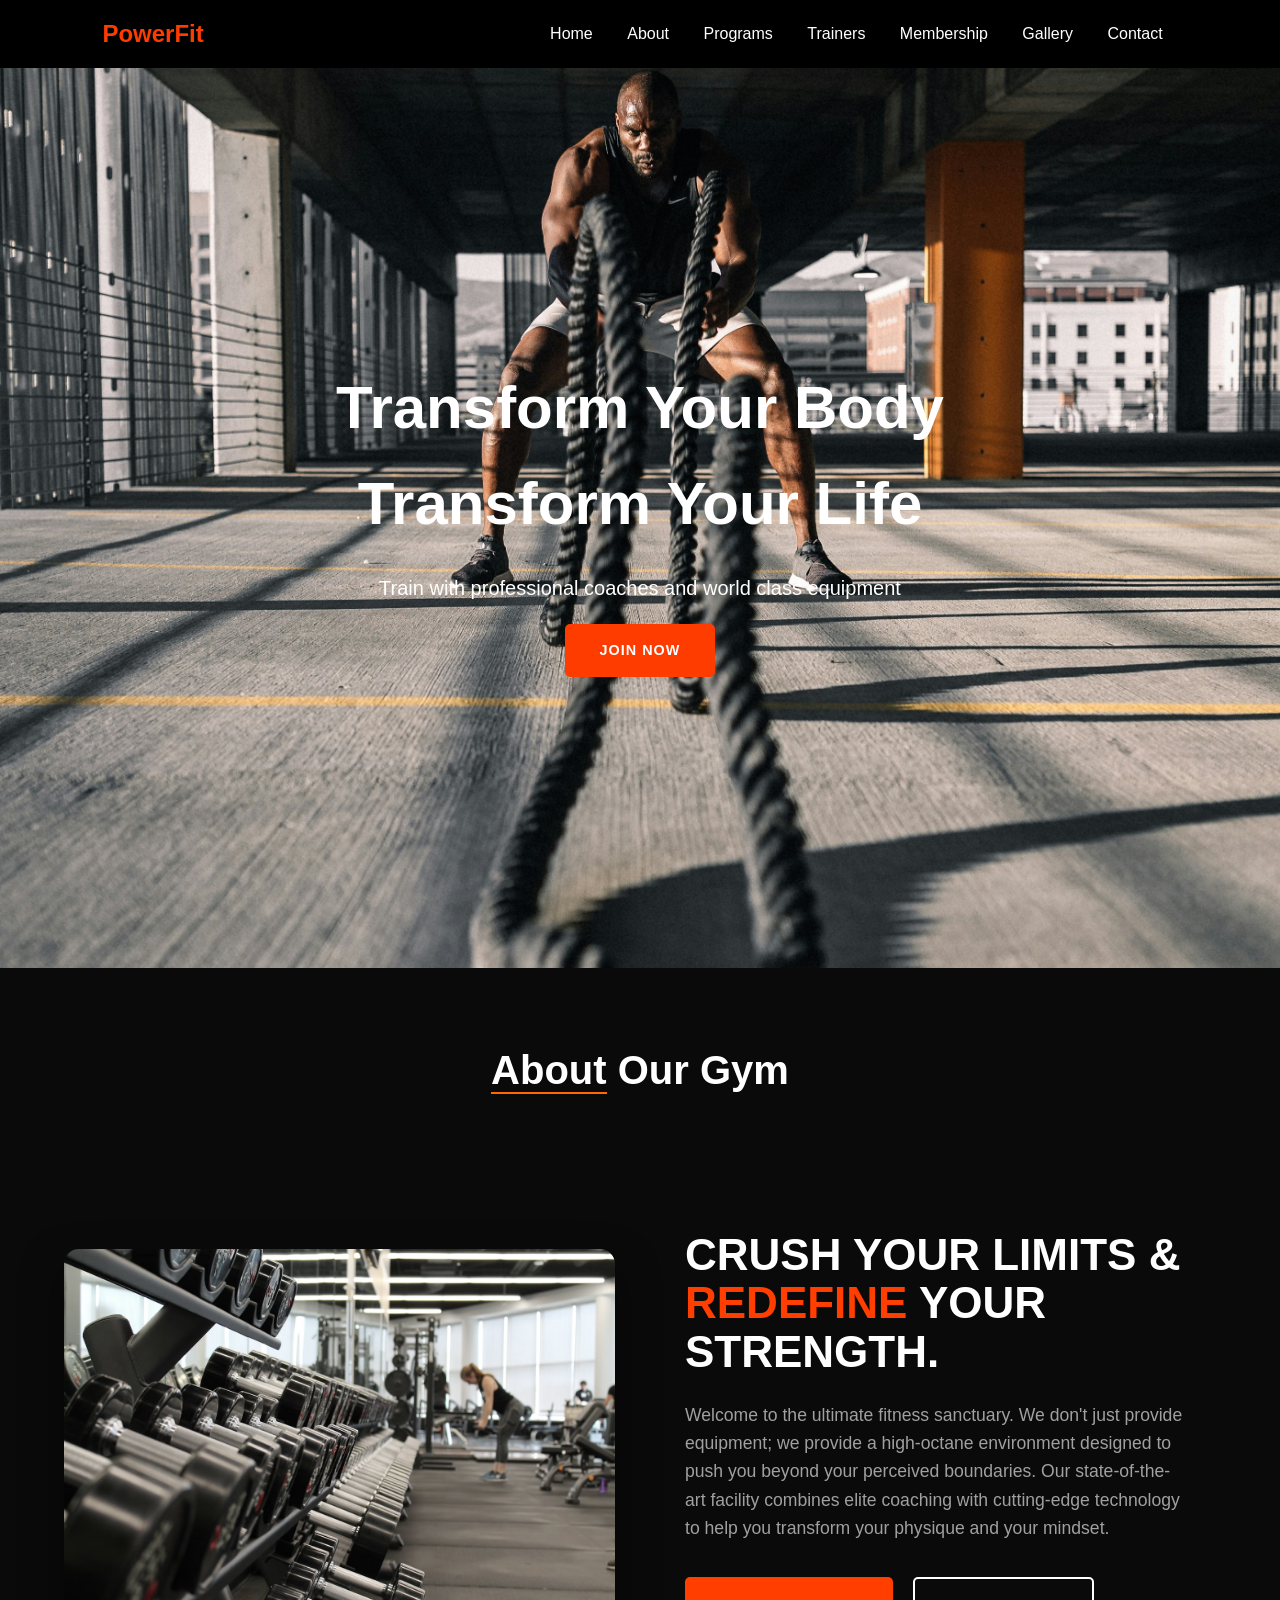
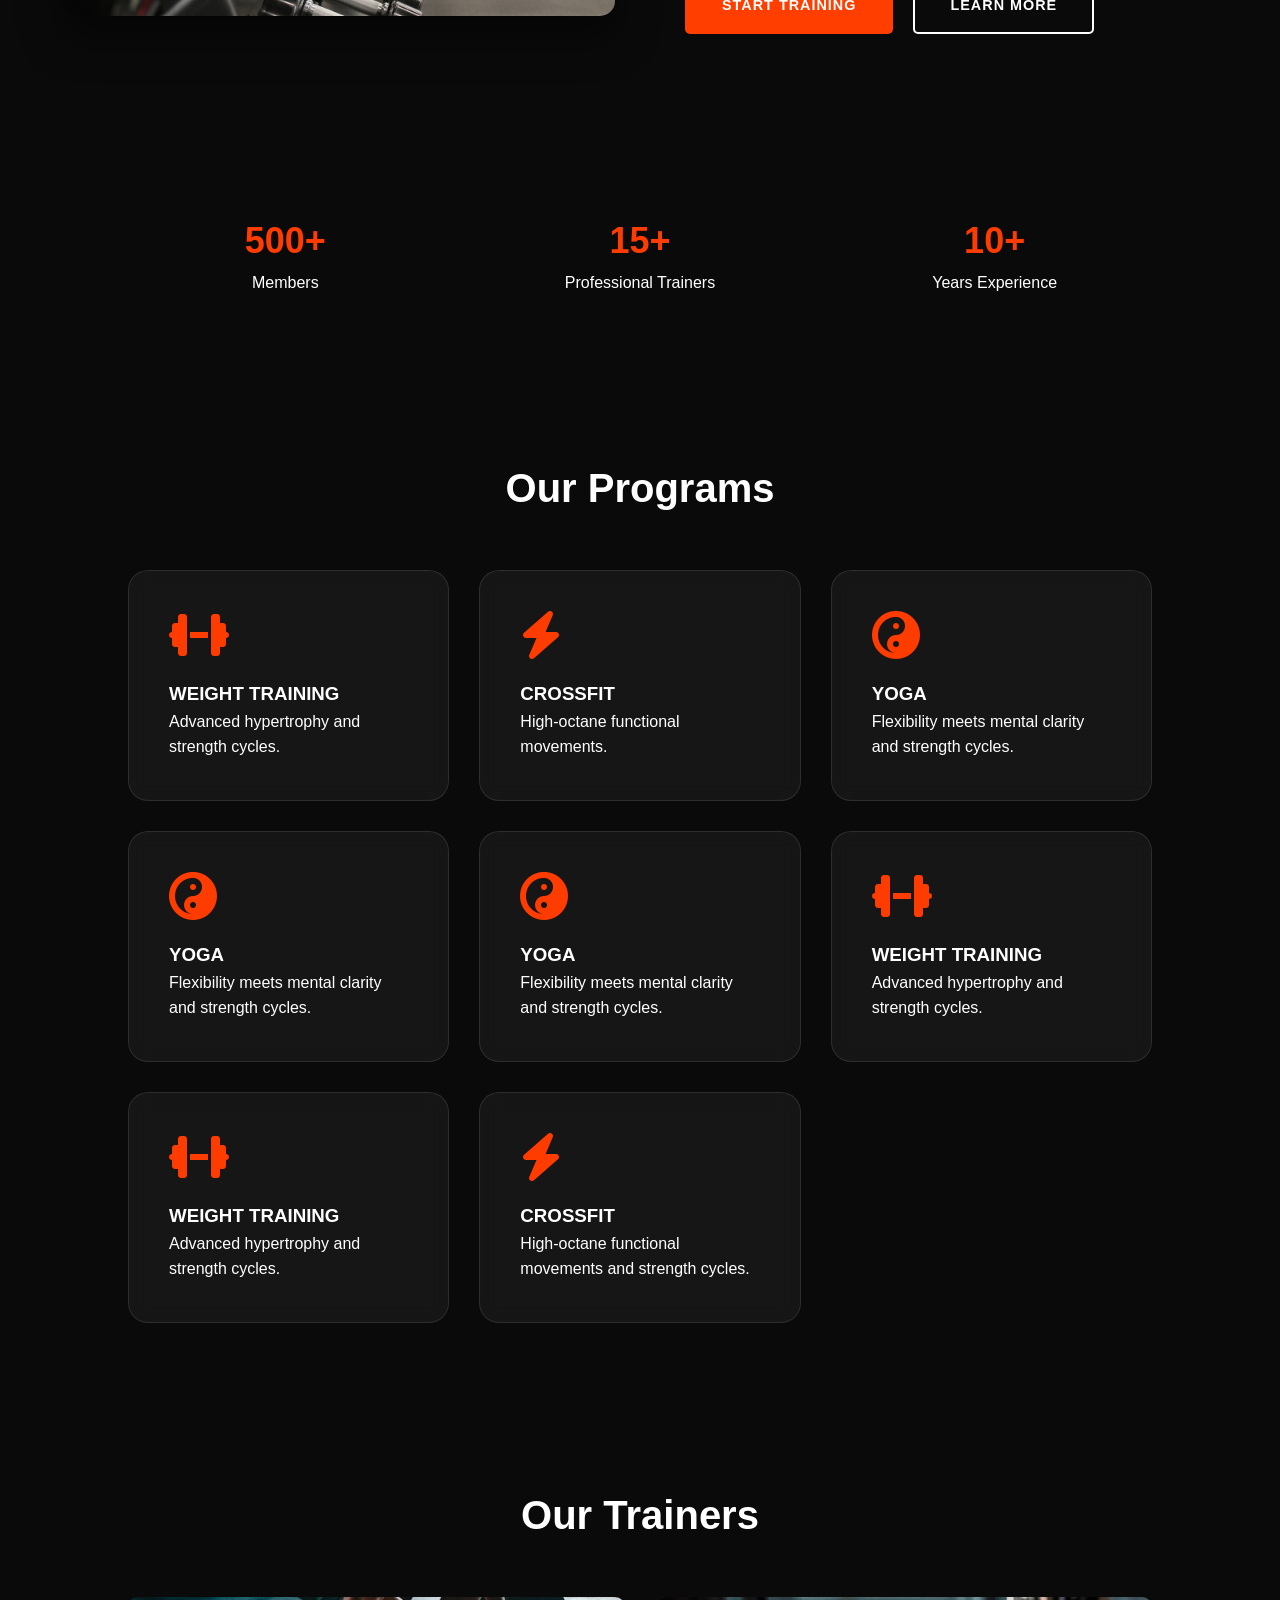
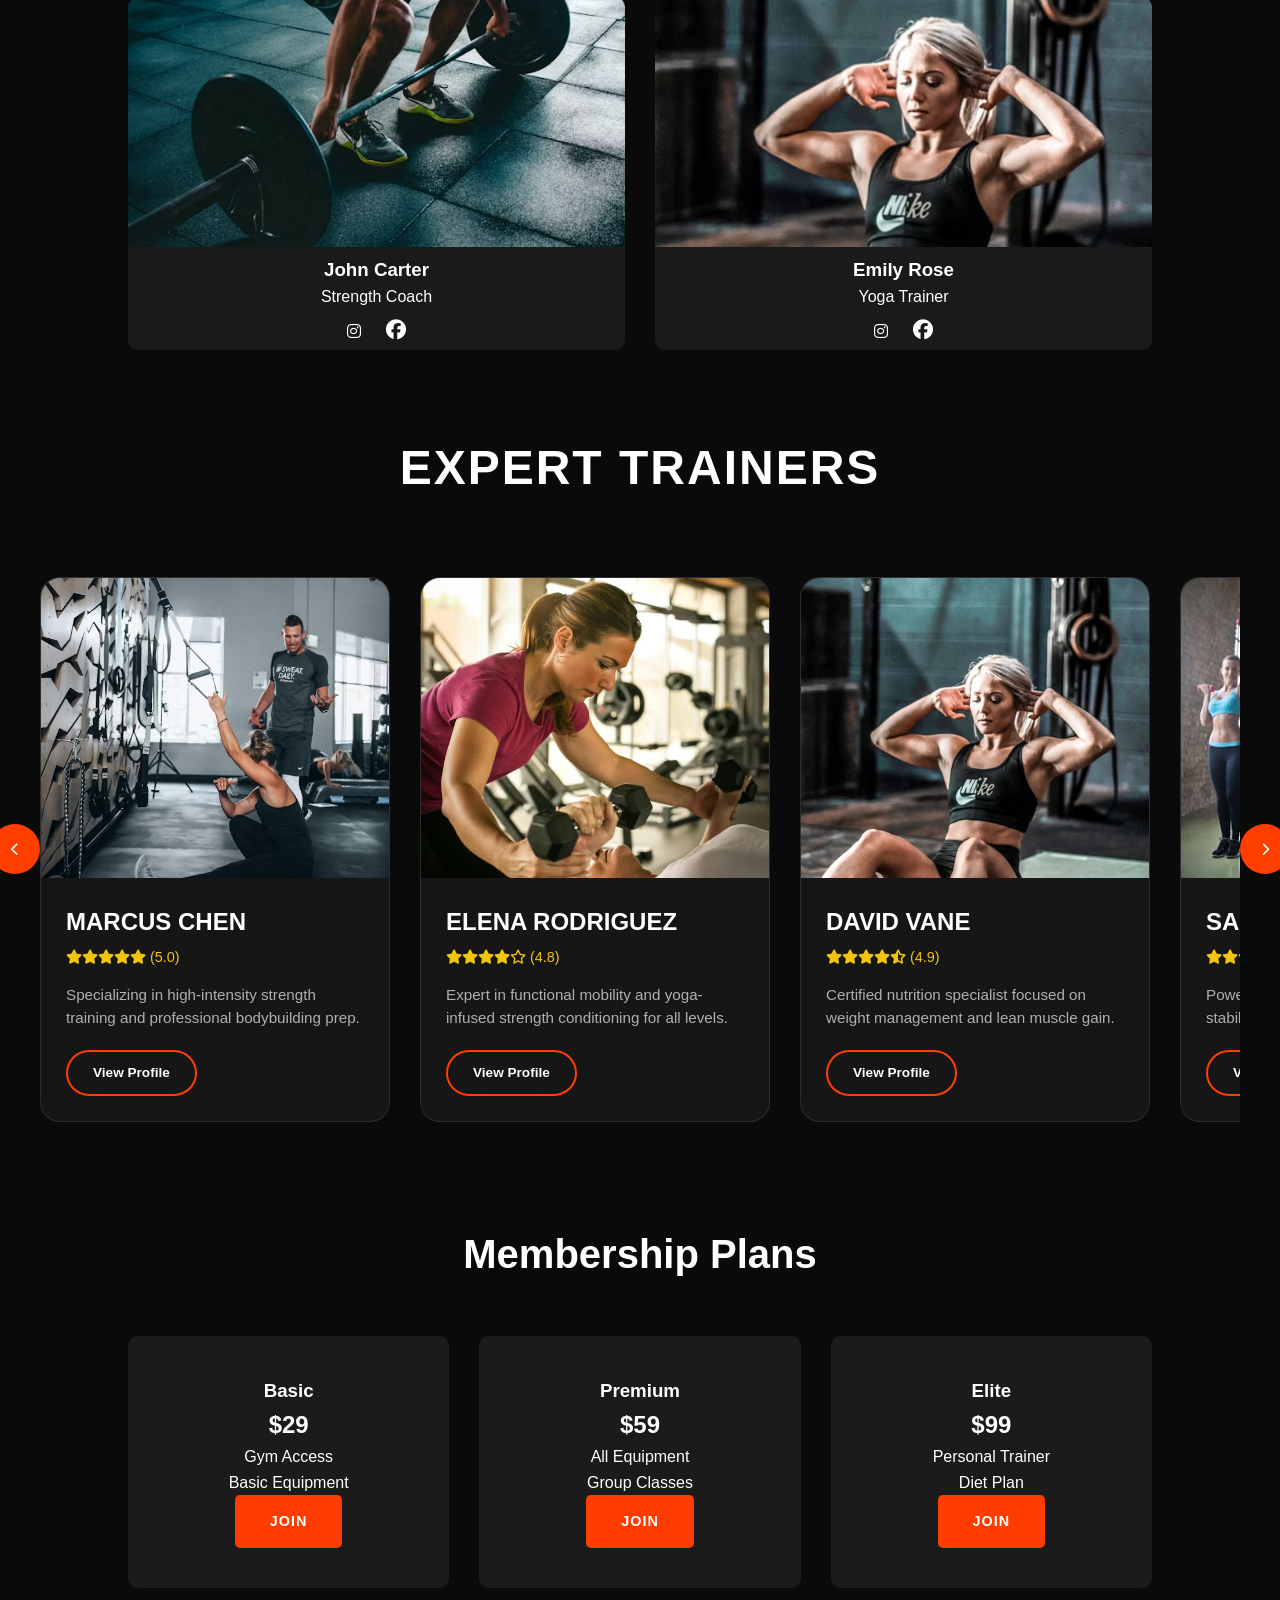
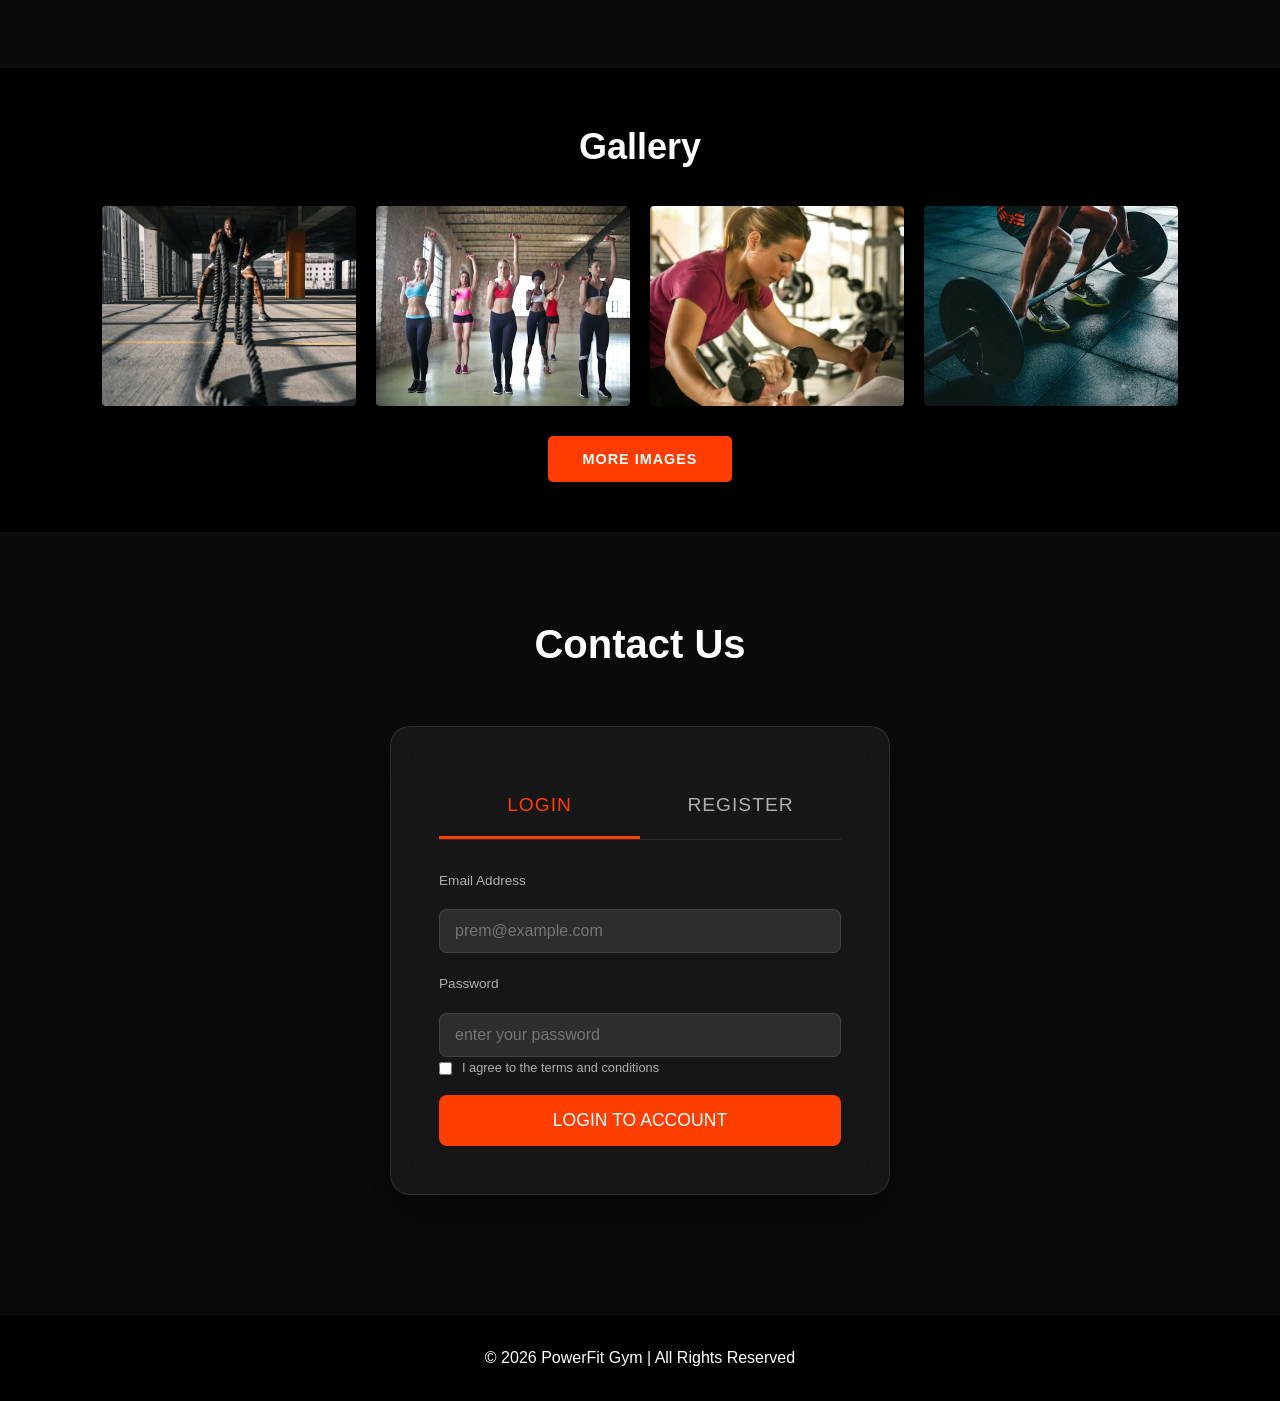
<file: index.html>
<!DOCTYPE html>
<html lang="en">

<head>
    <meta charset="UTF-8">
    <meta name="viewport" content="width=device-width, initial-scale=1.0">
    <title>PowerFit Gym</title>
    <link rel="stylesheet" href="style.css">
    <link rel="stylesheet" href="https://cdnjs.cloudflare.com/ajax/libs/font-awesome/6.5.0/css/all.min.css">
    <script src="script.js" defer></script>
    <style>

    </style>
</head>

<body>

    <header>
        <div class="logo">PowerFit</div>

        <input type="checkbox" id="menu-bar">

        <label for="menu-bar" class="hamburger">
            <span></span>
            <span></span>
            <span></span>
        </label>

        <nav>
            <a href="#">Home</a>
            <a href="#about">About</a>
            <a href="#programs">Programs</a>
            <a href="#trainers">Trainers</a>
            <a href="#membership">Membership</a>
            <a href="#gallery">Gallery</a>
            <a href="#contact">Contact</a>
        </nav>
    </header>



    <section class="hero">

        <div>
            <h1>Transform Your Body</span><br>Transform Your Life</h1>
            <p>Train with professional coaches and world class equipment</p>
            <a href="#contact" class="btn">Join Now</a>
        </div>

    </section>

    <!-- about section -->

    <h2 class="title about-mm"><span>About</span> Our Gym</h2>

    <section class="about-section" id="about">

        <div class="container">
            <div class="about-image">
                <img src="img/about.jpg" alt="Modern Gym Interior">
            </div>

            <div class="about-content">
                <!-- <span class="section-title">About Our Gym</span> -->
                <h2 class="sub-heading">Crush Your Limits & <span>Redefine</span> Your Strength.</h2>

                <p class="description">
                    Welcome to the ultimate fitness sanctuary. We don't just provide equipment; we provide a high-octane
                    environment designed to push you beyond your perceived boundaries. Our state-of-the-art facility
                    combines elite coaching with cutting-edge technology to help you transform your physique and your
                    mindset.
                </p>

                <div class="btn-group">
                    <a href="#" class="btn btn-primary">Start Training</a>
                    <a href="#" class="btn btn-secondary">Learn More</a>
                </div>
            </div>
        </div>
    </section>

    <section class="my-about">
        <div class="about-container">

            <div>
                <h1 class="counter">500+</h1>
                <p>Members</p>
            </div>

            <div>
                <h1 class="counter">15+</h1>
                <p>Professional Trainers</p>
            </div>

            <div>
                <h1 class="counter">10+</h1>
                <p>Years Experience</p>
            </div>

        </div>
    </section>


    <section id="programs">
        <h2 class="title">Our Programs</h2>

        <div class="programs">

            <a class="pro-card" href="pop.html">
                <div class="tilt-card" data-tilt>
                    <i class="fas fa-dumbbell"></i>
                    <h3>WEIGHT TRAINING</h3>
                    <p>Advanced hypertrophy and strength cycles.</p>
                </div>
            </a>


            <a class="pro-card" href="pop.html">
                <div class="tilt-card" data-tilt>
                    <i class="fas fa-bolt"></i>
                    <h3>CROSSFIT</h3>
                    <p>High-octane functional movements.</p>
                </div>
            </a>

            <a class="pro-card" href="pop.html">

                <div class="tilt-card" data-tilt>
                    <i class="fas fa-yin-yang"></i>
                    <h3>YOGA</h3>
                    <p>Flexibility meets mental clarity and strength cycles.</p>
                </div>
            </a>


            <a class="pro-card" href="pop.html">

                <div class="tilt-card" data-tilt>
                    <i class="fas fa-yin-yang"></i>
                    <h3>YOGA</h3>
                    <p>Flexibility meets mental clarity and strength cycles.</p>
                </div>
            </a>


            <a class="pro-card" href="pop.html">

                <div class="tilt-card" data-tilt>
                    <i class="fas fa-yin-yang"></i>
                    <h3>YOGA</h3>
                    <p>Flexibility meets mental clarity and strength cycles.</p>
                </div>
            </a>


            <a class="pro-card" href="pop.html">

                <div class="tilt-card" data-tilt>
                    <i class="fas fa-dumbbell"></i>
                    <h3>WEIGHT TRAINING</h3>
                    <p>Advanced hypertrophy and strength cycles.</p>
                </div>
            </a>

            <a class="pro-card" href="pop.html">

                <div class="tilt-card" data-tilt>
                    <i class="fas fa-dumbbell"></i>
                    <h3>WEIGHT TRAINING</h3>
                    <p>Advanced hypertrophy and strength cycles.</p>
                </div>
            </a>
            <a class="pro-card" href="pop.html">

                <div class="tilt-card" data-tilt>
                    <i class="fas fa-bolt"></i>
                    <h3>CROSSFIT</h3>
                    <p>High-octane functional movements and strength cycles.</p>
                </div>
            </a>

        </div>

    </section>

    <!-- about finished -->


    <!-- snipts add trainers section -->

    <section id="trainers">

        <h2 class="title">Our Trainers</h2>

        <div class="trainers">

            <div class="trainer">
                <img src="img/1jpg.avif">
                <h3>John Carter</h3>
                <p>Strength Coach</p>
                <div class="social">
                    <a href="https://www.instagram.com/"><i class="fab fa-instagram"></i></a>
                    <a href="https://www.facebook.com/"><i class="fab fa-facebook"></i></a>
                </div>
            </div>

            <div class="trainer">
                <img src="img/2.avif">
                <h3>Emily Rose</h3>
                <p>Yoga Trainer</p>
                <div class="social">
                    <a href="https://www.instagram.com/"><i class="fab fa-instagram"></i></a>
                    <a href="https://www.facebook.com/"><i class="fab fa-facebook"></i></a>
                </div>
            </div>

        </div>

    </section>

    <!-- trainer section -->
    <div class="section-header">
        <h2>Expert Trainers</h2>
    </div>

    <div class="slider-wrapper">
        <button class="nav-btn prev" onclick="scrollSlider(-1)"><i class="fas fa-chevron-left"></i></button>

        <div class="trainer-slider" id="trainerSlider">
            <div class="trainer-card">
                <div class="image-box">
                    <img src="img/img1.jpg" alt="Trainer">
                </div>
                <div class="info-box">
                    <h3 class="trainer-name">Marcus Chen</h3>
                    <div class="rating">
                        <i class="fas fa-star"></i><i class="fas fa-star"></i><i class="fas fa-star"></i><i
                            class="fas fa-star"></i><i class="fas fa-star"></i>
                        <span>(5.0)</span>
                    </div>
                    <p class="trainer-bio">Specializing in high-intensity strength training and professional
                        bodybuilding prep.</p>
                    <a href="#" class="btn-view">View Profile</a>
                </div>
            </div>

            <div class="trainer-card">
                <div class="image-box">
                    <img src="img/img2.jpg" alt="Trainer">
                </div>
                <div class="info-box">
                    <h3 class="trainer-name">Elena Rodriguez</h3>
                    <div class="rating">
                        <i class="fas fa-star"></i><i class="fas fa-star"></i><i class="fas fa-star"></i><i
                            class="fas fa-star"></i><i class="far fa-star"></i>
                        <span>(4.8)</span>
                    </div>
                    <p class="trainer-bio">Expert in functional mobility and yoga-infused strength conditioning for all
                        levels.</p>
                    <a href="#" class="btn-view">View Profile</a>
                </div>
            </div>

            <div class="trainer-card">
                <div class="image-box">
                    <img src="img/2.avif" alt="Trainer">
                </div>
                <div class="info-box">
                    <h3 class="trainer-name">David Vane</h3>
                    <div class="rating">
                        <i class="fas fa-star"></i><i class="fas fa-star"></i><i class="fas fa-star"></i><i
                            class="fas fa-star"></i><i class="fas fa-star-half-alt"></i>
                        <span>(4.9)</span>
                    </div>
                    <p class="trainer-bio">Certified nutrition specialist focused on weight management and lean muscle
                        gain.</p>
                    <a href="#" class="btn-view">View Profile</a>
                </div>
            </div>

            <div class="trainer-card">
                <div class="image-box">
                    <img src="img/4.avif" alt="Trainer">
                </div>
                <div class="info-box">
                    <h3 class="trainer-name">Sarah Jenkins</h3>
                    <div class="rating">
                        <i class="fas fa-star"></i><i class="fas fa-star"></i><i class="fas fa-star"></i><i
                            class="fas fa-star"></i><i class="fas fa-star"></i>
                        <span>(5.0)</span>
                    </div>
                    <p class="trainer-bio">Powerlifting champion with a focus on core stability and explosive power
                        techniques.</p>
                    <a href="#" class="btn-view">View Profile</a>
                </div>
            </div>


            <div class="trainer-card">
                <div class="image-box">
                    <img src="img/img1.jpg" alt="Trainer">
                </div>
                <div class="info-box">
                    <h3 class="trainer-name">Marcus Chen</h3>
                    <div class="rating">
                        <i class="fas fa-star"></i><i class="fas fa-star"></i><i class="fas fa-star"></i><i
                            class="fas fa-star"></i><i class="fas fa-star"></i>
                        <span>(5.0)</span>
                    </div>
                    <p class="trainer-bio">Specializing in high-intensity strength training and professional
                        bodybuilding prep.</p>
                    <a href="#" class="btn-view">View Profile</a>
                </div>
            </div>


        </div>
        <button class="nav-btn next" onclick="scrollSlider(1)"><i class="fas fa-chevron-right"></i></button>
    </div>
    <!-- trainer section finished -->






    <section id="membership">

        <h2 class="title">Membership Plans</h2>

        <div class="plans">

            <div class="plan">
                <h3>Basic</h3>
                <h1>$29</h1>
                <p>Gym Access</p>
                <p>Basic Equipment</p>
                <a href="#contact" class="btn">Join</a>
            </div>

            <div class="plan">
                <h3>Premium</h3>
                <h1>$59</h1>
                <p>All Equipment</p>
                <p>Group Classes</p>
                <a href="#contact" class="btn">Join</a>
            </div>

            <div class="plan">
                <h3>Elite</h3>
                <h1>$99</h1>
                <p>Personal Trainer</p>
                <p>Diet Plan</p>
                <a href="#contact" class="btn">Join</a>
            </div>

        </div>

    </section>



    <section hidden>

        <h2 class="title">Gallery</h2>

        <div class="gallery">

            <img src="img/hero.jpg" alt="Gym Interior">
            <img src="img/4.avif" alt="Gym Equipment">
            <img src="img/img2.jpg" alt="Fitness Class">
            <img src="img/1jpg.avif" alt="Personal Training">

        </div>
        <div class="more-img" style="text-align: center;">
            <button class="btn" style="margin-top: 20px;">More images</button>
        </div>

    </section>


    <section id="gallery" class="gallery-section">
        <h2>Gallery</h2>

        <div class="gallery-container" id="gallery-wrapper">
            <div class="gallery-item"><img src="img/hero.jpg" alt="Gym 1"></div>
            <div class="gallery-item"><img src="img/4.avif" alt="Gym 2"></div>
            <div class="gallery-item"><img src="img/img2.jpg" alt="Gym 3"></div>
            <div class="gallery-item"><img src="img/1jpg.avif" alt="Gym 4"></div>

            <div class="gallery-item hidden"><img src="img/img1.jpg" alt="Gym 5"></div>
            <div class="gallery-item hidden"><img src="img/about.jpg" alt="Gym 6"></div>
            <div class="gallery-item hidden"><img src="img/1jpg.avif" alt="Gym 7"></div>
            <div class="gallery-item hidden"><img src="img/4.avif" alt="Gym 8"></div>

            <div class="gallery-item hidden"><img src="img/img2.jpg" alt="Gym 9"></div>
            <div class="gallery-item hidden"><img src="img/hero.jpg" alt="Gym 10"></div>
            <div class="gallery-item hidden"><img src="img/1jpg.avif" alt="Gym 11"></div>
            <div class="gallery-item hidden"><img src="img/4.avif" alt="Gym 12"></div>


            <div class="gallery-item hidden"><img src="img/img2.jpg" alt="Gym 9"></div>
            <div class="gallery-item hidden"><img src="img/hero.jpg" alt="Gym 10"></div>
            <div class="gallery-item hidden"><img src="img/1jpg.avif" alt="Gym 11"></div>
            <div class="gallery-item hidden"><img src="img/4.avif" alt="Gym 12"></div>

            <div class="gallery-item hidden"><img src="img/img2.jpg" alt="Gym 9"></div>
            <div class="gallery-item hidden"><img src="img/hero.jpg" alt="Gym 10"></div>
            <div class="gallery-item hidden"><img src="img/1jpg.avif" alt="Gym 11"></div>
            <div class="gallery-item hidden"><img src="img/4.avif" alt="Gym 12"></div>
        </div>

        <button id="load-more-btn" class="btn">MORE IMAGES</button>
    </section>




    <!-- form  -->

    <section class="form-container" id="contact">

        <h2 class="title">Contact Us</h2>

        <div class="form-wrapper">
            <div class="form-tabs">
                <div class="tab active" onclick="switchTab('login')">Login</div>
                <div class="tab" onclick="switchTab('register')">Register</div>
            </div>

            <!-- <form id="loginForm" class="form-content active" onsubmit="handleLogin(event)"> -->
            <form id="loginForm" class="form-content active" method="POST" action="">

                <div class="input-group">
                    <label>Email Address</label>
                    <input type="email" placeholder="prem@example.com" name="email" required>
                </div>
                <div class="input-group">
                    <label>Password</label>
                    <input type="password" placeholder="enter your password" name="pass" required>
                </div>

                <div class="checkbox-group">
                    <input type="checkbox" id="remember" required name="checkbox">
                    <label for="remember">I agree to the terms and conditions</label>
                </div>
                <button type="submit" class="submit-btn" name="login_user">Login to Account</button>

            </form>

            <!-- <form method="POST" id="registerForm" class="form-content" onsubmit="handleRegister(event)"> -->
            <form id="registerForm" class="form-content" method="POST" action="">
                <div class="grid-row">
                    <div class="input-group">
                        <label>Name</label>
                        <input type="text" placeholder="Full Name" name="username" required>
                    </div>
                    <div class="input-group">
                        <label>Email</label>
                        <input type="email" placeholder="Email" name="email" required>
                    </div>
                </div>
                <div class="input-group">
                    <label>Passwore</label>
                    <input type="password" placeholder="Password" name="pass" required>
                </div>

                <div class="input-group">
                    <label>Gender</label>
                    <select required class="ls" name="gender">
                        <option value="">Select Method</option>
                        <option value="male">Male</option>
                        <option value="female">Female</option>
                        <option value="other">Other</option>
                    </select>
                </div>



                <div class="grid-row">
                    <div class="input-group">
                        <label>Membership Plan</label>
                        <select required class="ls" name="plan">
                            <option value="">Select Plan</option>
                            <option value="monthly">Monthly Plan</option>
                            <option value="yearly">Yearly Plan</option>
                        </select>
                    </div>
                    <div class="input-group">
                        <label>Payment Method</label>
                        <select required class="ls" name="payment">
                            <option value="">Select Method</option>
                            <option value="card">Credit Card</option>
                            <option value="upi">UPI / Digital Wallet</option>
                            <option value="cash">Bank Transfer</option>
                        </select>
                    </div>
                </div>
                <div class="input-group">
                    <label>Preferred Payment Date</label>
                    <input type="date" required name="date">
                </div>

                <div class="input-group">
                    <label>Address</label>
                    <input type="text" placeholder="your address" name="address" required>
                </div>

                <!-- <div hidden class="input-group">
                    <label>Medical Conditions (if any)</label>
                    <textarea rows="2" placeholder="Describe briefly..."></textarea>
                </div> -->
                <button type="submit" name="register_user" class="submit-btn">Complete Registration</button>
            </form>
        </div>

    </section>

    <!-- form finished -->


    <footer>
        <p>© 2026 PowerFit Gym | All Rights Reserved</p>
    </footer>

</body>

</html>
</file>
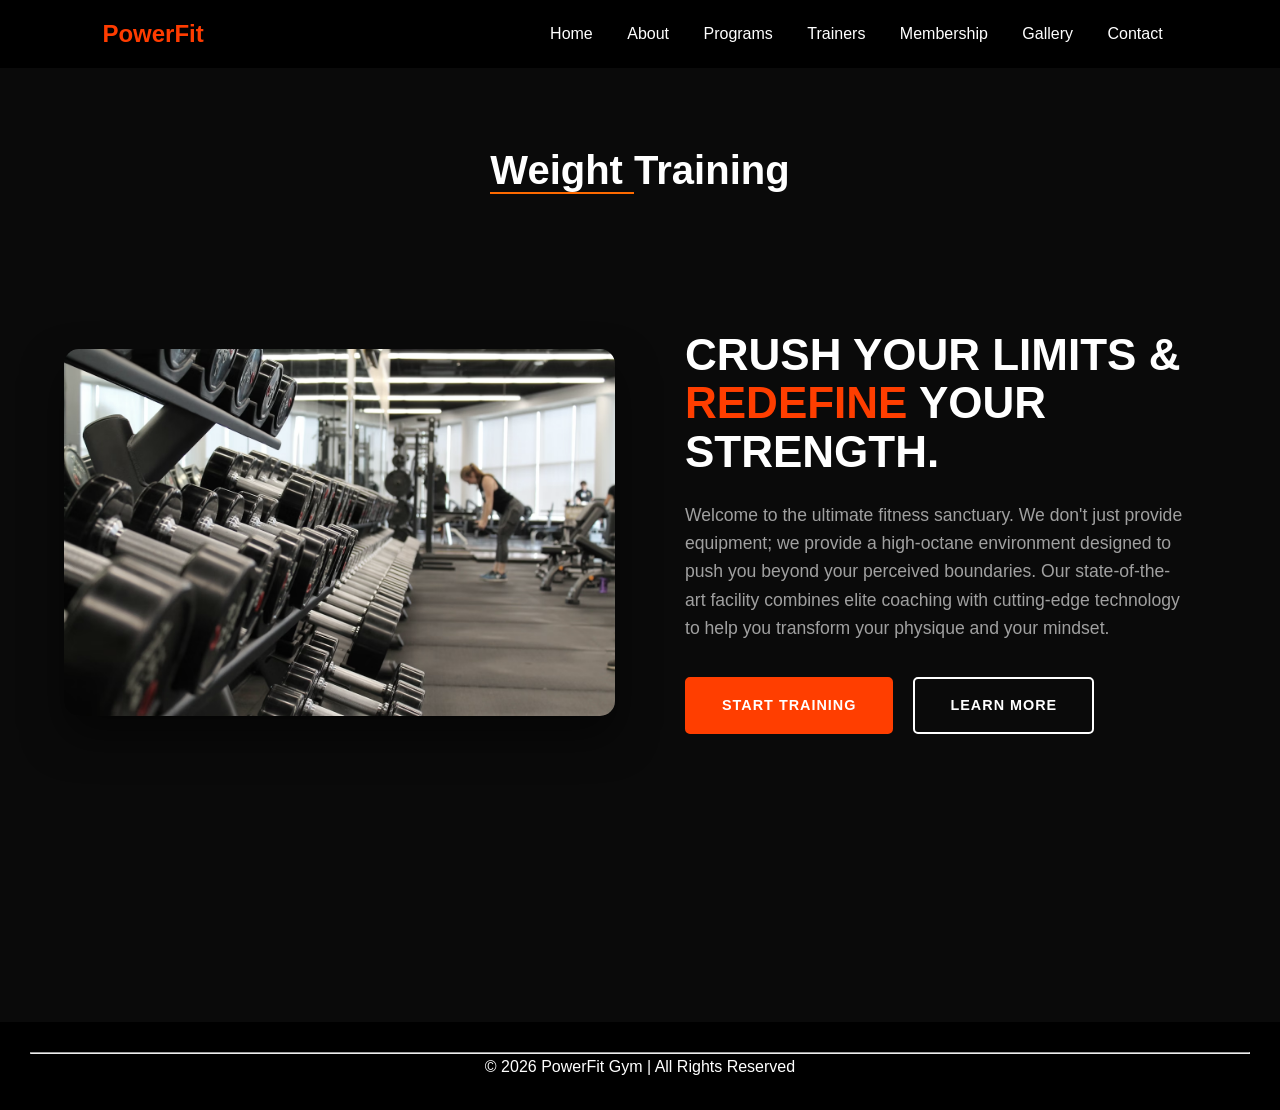
<file: pop.html>
<!DOCTYPE html>
<html lang="en">

<head>
    <meta charset="UTF-8">
    <meta name="viewport" content="width=device-width, initial-scale=1.0">
    <title>Weight Training Gym</title>
    <link rel="stylesheet" href="style.css">
</head>

<body>


<header>
        <div class="logo">PowerFit</div>

        <input type="checkbox" id="menu-bar">
        
        <label for="menu-bar" class="hamburger">
            <span></span>
            <span></span>
            <span></span>
        </label>

        <nav>
            <a href="index.html">Home</a>
            <a href="#about">About</a>
            <a href="index.html#programs">Programs</a>
            <a href="index.html#trainers">Trainers</a>
            <a href="index.html#membership">Membership</a>
            <a href="index.html#gallery">Gallery</a>
            <a href="index.html#contact">Contact</a>
        </nav>
    </header>



    <h2 class="title about-mm"><span>Weight </span>Training</h2>
    <section class="about-section" id="about">

        <div class="container">
            <div class="about-image">
                <img src="img/about.jpg" alt="Modern Gym Interior">
            </div>

            <div class="about-content">
                <!-- <span class="section-title">About Our Gym</span> -->
                <h2 class="sub-heading">Crush Your Limits & <span>Redefine</span> Your Strength.</h2>

                <p class="description">
                    Welcome to the ultimate fitness sanctuary. We don't just provide equipment; we provide a high-octane
                    environment designed to push you beyond your perceived boundaries. Our state-of-the-art facility
                    combines elite coaching with cutting-edge technology to help you transform your physique and your
                    mindset.
                </p>

                <div class="btn-group">
                    <a href="#" class="btn btn-primary">Start Training</a>
                    <a href="#" class="btn btn-secondary">Learn More</a>
                </div>
            </div>
        </div>
    </section>


    <footer>
        <hr>
        <p>© 2026 PowerFit Gym | All Rights Reserved</p>
    </footer>

</body>

</html>
</file>
<file: style.css>
:root {
          /* Dark Theme (Default) */
          --bg: #050505;
          --text: #ffffff;
          --accent: #ff3c00;
          /* Neon Cyan */
          --accent-secondary: #0066ff;
          --card-bg: rgba(255, 255, 255, 0.03);
          --card-border: rgba(255, 255, 255, 0.1);
          --shadow: #ff3c00;
          --transition: all 0.4s cubic-bezier(0.165, 0.84, 0.44, 1);
      }

      [data-theme="light"] {
          --bg: #ffffff;
          --text: #0a0a0a;
          --accent: #0066ff;
          --accent-secondary: #0033aa;
          --card-bg: rgba(0, 0, 0, 0.03);
          --card-border: rgba(0, 0, 0, 0.1);
          --shadow: rgba(0, 102, 255, 0.2);
      }

      * {
          margin: 0;
          padding: 0;
          box-sizing: border-box;
          scroll-behavior: smooth;
      }

      /* 3D Tilt Cards */
      .card-grid {
          display: grid;
          grid-template-columns: repeat(auto-fit, minmax(300px, 1fr));
          gap: 30px;
          padding: 50px 8%;
      }

      .tilt-card {
          background: var(--card-bg);
          border: 1px solid var(--card-border);
          padding: 40px;
          border-radius: 20px;
          backdrop-filter: blur(10px);
          transition: var(--transition);
          transform-style: preserve-3d;

      }

      .tilt-card:hover {
          border-color: var(--accent);
          box-shadow: 0 0 20px #ff3c00;
          transform: translateY(-10px);

      }

      .tilt-card i {
          font-size: 3rem;
          color: var(--accent);
          margin-bottom: 20px;
          transform: translateZ(30px);
      }


      * {
          margin: 0;
          padding: 0;
          box-sizing: border-box;
          font-family: Arial, Helvetica, sans-serif;
          scroll-behavior: smooth;
      }

      body {
          background: #0f0f0f;
          color: white;
      }





      /* ---NAVBAR   --- */
      header {
          position: sticky;
          top: 0;
          background-color: black;
          padding: 15px 8%;
          display: flex;
          justify-content: space-between;
          align-items: center;
          z-index: 1000;
      }

      .logo {
          font-size: 24px;
          font-weight: bold;
          color: #ff3c00;
      }

      nav a {
          color: white;
          margin: 0 15px;
          text-decoration-line: none;
          transition: 0.3s;
      }

      nav a:hover {
          color: #ff3c00;
          /* border-bottom: 1px solid #FFF; */
      }



      #menu-bar {
          display: none;
          /* Hide the actual checkbox */
      }

      .hamburger {
          display: none;
          /* Hide icon on desktop */
          cursor: pointer;
          flex-direction: column;
          gap: 5px;
      }

      .hamburger span {
          width: 28px;
          height: 3px;
          background: white;
          border-radius: 2px;
          transition: 0.3s;
      }

      @media (max-width: 900px) {
          header {
              padding: 15px 20PX;
          }
      }


      /* HERO */

      .hero {
          height: 100vh;
          background: url("img/hero.jpg") center/cover no-repeat;
          display: flex;
          align-items: center;
          justify-content: center;
          text-align: center;
      }

      .hero h1 {
          font-size: 60px;
          animation: fadeIn 4s;
      }

      .hero p {
          margin: 20px 0;
          font-size: 20px;
      }

      .btn {
          padding: 15px 35px;
          background: #ff3c00;
          border: none;
          color: white;
          font-size: 18px;
          cursor: pointer;
          transition: 0.4s;
      }

      .btn:hover {
          background: #ff6a00;
          transform: scale(1.05);
      }

      /* SECTIONS */

      section {
          padding: 80px 10%;
      }

      .title {
          text-align: center;
          font-size: 40px;
          margin-bottom: 50px;
      }

      /* ABOUT */

      .about-container {
          display: grid;
          grid-template-columns: repeat(auto-fit, minmax(250px, 1fr));
          gap: 40px;
          text-align: center;
      }

      .counter {
          font-size: 36px;
          color: #ff3c00;
      }

      /* PROGRAMS */

      .programs {
          display: grid;
          grid-template-columns: repeat(auto-fit, minmax(250px, 1fr));
          gap: 30px;
      }

      .card {
          background: #1b1b1b;
          padding: 30px;
          text-align: center;
          transition: 0.4s;
          border-radius: 10px;
      }

      .card:hover {
          transform: translateY(-10px);
          box-shadow: 0 0 20px #ff3c00;
      }

      /* TRAINERS */

      .trainers {
          display: grid;
          grid-template-columns: repeat(auto-fit, minmax(250px, 1fr));
          gap: 30px;
      }

      .trainer {
          background: #1a1a1a;
          border-radius: 10px;
          overflow: hidden;
          text-align: center;
          transition: 0.4s;
      }

      .trainer img {
          width: 100%;
          height: 250px;
          object-fit: cover;
      }

      .trainer:hover {
          transform: scale(1.05);
      }

      .social i {
          margin: 10px;
          cursor: pointer;
      }

      /* MEMBERSHIP */

      .plans {
          display: grid;
          grid-template-columns: repeat(auto-fit, minmax(250px, 1fr));
          gap: 30px;
      }

      .plan {
          background: #1b1b1b;
          padding: 40px;
          text-align: center;
          border-radius: 10px;
          transition: 0.4s;
      }

      .plan:hover {
          transform: scale(1.05);
          box-shadow: 0 0 25px #ff3c00;
      }

      /* TESTIMONIALS */

      .testimonial {
          text-align: center;
          max-width: 700px;
          margin: auto;
          font-size: 20px;
      }

      /* GALLERY */

      .gallery {
          display: grid;
          grid-template-columns: repeat(auto-fit, minmax(250px, 1fr));
          gap: 20px;
      }

      .gallery img {
          width: 100%;
          height: 200px;
          object-fit: cover;
          transition: 0.4s;
      }

      .gallery img:hover {
          transform: scale(1.1);
      }



/* new gallary */
      .gallery-section {
    background: #000;
    padding: 50px 8%;
    text-align: center;
}

.gallery-section h2 {
    color: white;
    font-size: 36px;
    margin-bottom: 30px;
}

.gallery-container {
    display: grid;
    /* 4 columns on desktop, auto-adjusting for smaller screens */
    grid-template-columns: repeat(auto-fit, minmax(250px, 1fr));
    gap: 20px;
    margin-bottom: 30px;
}

.gallery-item img {
    width: 100%;
    height: 200px;
    object-fit: cover;
    border-radius: 4px;
    display: block;
         transition: 0.3s;

}
.gallery-item img:hover {
    transform: scale(1.1);
    
}


/* The magic class */
.gallery-item.hidden {
    display: none;
}







      /* CONTACT */

      form {
          display: flex;
          flex-direction: column;
          max-width: 500px;
          margin: auto;
      }

      input,
      textarea {
          margin: 10px 0;
          padding: 15px;
          border: none;
          border-radius: 5px;
      }

      /* FOOTER */

      footer {
          background: black;
          text-align: center;
          padding: 30px;
          margin-top: 40px;
      }

      /* ANIMATION */

      @keyframes fadeIn {
          0% {
              opacity: 0;
              transform: translateY(20px)
          }

          100% {
              opacity: 1;
              transform: translateY(0)
          }
      }


      /* about section   */
      :root {
          --primary-color: #ff3e00;
          /* Energetic Orange/Red */
          --dark-bg: #0a0a0a;
          --light-text: #ffffff;
          --gray-text: #a0a0a0;
          --transition: all 0.3s ease-in-out;
      }

      * {
          margin: 0;
          padding: 0;
          box-sizing: border-box;
      }

      body {
          font-family: 'Inter', sans-serif;
          background-color: var(--dark-bg);
          color: var(--light-text);
          line-height: 1.6;
      }

      /* --- About Section Styling --- */
      .about-section {
          padding: 80px 5%;
          display: flex;
          align-items: center;
          justify-content: center;
          min-height: 100vh;
          overflow: hidden;
          margin-top: -100px;
      }

      .container {
          max-width: 1200px;
          display: grid;
          grid-template-columns: 1fr 1fr;
          gap: 50px;
          align-items: center;
      }

      /* Image Side */
      .about-image {
          position: relative;
          border-radius: 15px;
          overflow: hidden;
          box-shadow: 0 20px 40px rgba(0, 0, 0, 0.5);
      }

      .about-image img {
          width: 100%;
          display: block;
          transition: var(--transition);
          filter: grayscale(30%);
      }

      .about-image:hover img {
          transform: scale(1.05);
          filter: grayscale(0%);
      }

      /* Content Side */
      .about-content {
          padding: 20px;
      }

      .section-title {
          font-family: 'Oswald', sans-serif;
          font-size: 1.2rem;
          color: var(--primary-color);
          text-transform: uppercase;
          letter-spacing: 3px;
          margin-bottom: 10px;
          display: block;
      }

      .sub-heading {
          font-family: 'Oswald', sans-serif;
          font-size: 44px;
          line-height: 1.1;
          margin-bottom: 25px;
          text-transform: uppercase;
      }

      .sub-heading span {
          color: var(--primary-color);
      }

      .description {
          font-size: 1.1rem;
          color: var(--gray-text);
          margin-bottom: 35px;
          max-width: 500px;
      }

      /* Buttons */
      .btn-group {
          display: flex;
          gap: 20px;
          flex-wrap: wrap;
      }

      .btn {
          padding: 15px 35px;
          font-weight: 700;
          text-transform: uppercase;
          text-decoration: none;
          letter-spacing: 1px;
          border-radius: 5px;
          transition: var(--transition);
          font-size: 0.9rem;
          display: inline-block;
      }

      .btn-primary {
          background-color: var(--primary-color);
          color: white;
          border: 2px solid var(--primary-color);
      }

      .btn-primary:hover {
          background-color: transparent;
          color: var(--primary-color);
          transform: translateY(-3px);
      }

      .btn-secondary {
          background-color: transparent;
          color: white;
          border: 2px solid white;
      }

      .btn-secondary:hover {
          background-color: white;
          color: black;
          transform: translateY(-3px);
      }

      .my-about {
          margin-top: -150px;
      }

      .about-mm {
          position: relative;
          top: 70px;
          /* background-color: yellow; */
      }

      .about-mm span {
          border-bottom: 2px solid #ff6a00;
      }


      /* --- Responsive Design --- */

      /* Tablet (max-width: 992px) */
      @media (max-width: 992px) {
          .container {
              grid-template-columns: 1fr;
              text-align: center;
              gap: 40px;
          }

          .description {
              margin-left: auto;
              margin-right: auto;
          }

          .btn-group {
              justify-content: center;
          }

          .about-image {
              order: 2;
              /* Image goes below text on tablet/mobile */
              max-width: 600px;
              margin: 0 auto;
          }

          .about-mm {
              top: 15px;
          }
      }

      /* Mobile (max-width: 576px) */
      @media (max-width: 576px) {
          .about-section {
              padding: 60px 20px;
          }

          .sub-heading {
              font-size:26px;
          }

          .btn {
              width:90%;
              /* Stack buttons on small phones */
              text-align: center;
          }
      }



      /* trainer section */
      :root {
          --primary: #ff3e00;
          --bg-dark: #0f0f0f;
          --card-bg: rgba(255, 255, 255, 0.05);
          --text-light: #ffffff;
          --text-gray: #b0b0b0;
      }

      .section-header {
          text-align: center;
          margin-bottom: 50px;
      }

      .section-header h2 {
          font-family: 'Oswald', sans-serif;
          font-size: 3rem;
          text-transform: uppercase;
          letter-spacing: 2px;
      }

      /* --- Slider Container --- */
      .slider-wrapper {
          position: relative;
          max-width: 1300px;
          margin: 0 auto;
          padding: 0 40px;
      }

      .trainer-slider {
          display: flex;
          overflow-x: auto;
          gap: 30px;
          scroll-behavior: smooth;
          padding: 20px 0;
          scrollbar-width: none;
          /* Firefox */
      }

      .trainer-slider::-webkit-scrollbar {
          display: none;
          /* Chrome/Safari */
      }

      /* --- Trainer Card --- */
      .trainer-card {
          min-width: 350px;
          background: var(--card-bg);
          border: 1px solid rgba(255, 255, 255, 0.1);
          border-radius: 20px;
          overflow: hidden;
          transition: all 0.4s cubic-bezier(0.175, 0.885, 0.32, 1.275);
          backdrop-filter: blur(10px);
      }

      .trainer-card:hover {
          transform: translateY(-10px);
          border-color: var(--primary);
          box-shadow: 0 15px 30px rgba(255, 62, 0, 0.2);
      }

      .image-box {
          width: 100%;
          height: 300px;
          overflow: hidden;
          position: relative;
      }

      .image-box img {
          width: 100%;
          height: 100%;
          object-fit: cover;
          transition: transform 0.6s ease;
      }

      .trainer-card:hover .image-box img {
          transform: scale(1.1);
      }

      .info-box {
          padding: 25px;
      }

      .trainer-name {
          font-family: 'Oswald', sans-serif;
          font-size: 1.5rem;
          margin-bottom: 5px;
          text-transform: uppercase;
      }

      .rating {
          color: #f1c40f;
          margin-bottom: 15px;
          font-size: 0.9rem;
      }

      .trainer-bio {
          color: var(--text-gray);
          font-size: 0.95rem;
          margin-bottom: 20px;
          line-height: 1.5;
      }

      .btn-view {
          display: inline-block;
          background: transparent;
          border: 2px solid var(--primary);
          color: var(--text-light);
          padding: 10px 25px;
          text-decoration: none;
          border-radius: 50px;
          font-weight: 600;
          font-size: 0.85rem;
          transition: all 0.3s ease;
      }

      .btn-view:hover {
          background: var(--primary);
          color: white;
      }

      /* --- Controls --- */
      .nav-btn {
          position: absolute;
          top: 50%;
          transform: translateY(-50%);
          background: var(--primary);
          color: white;
          border: none;
          width: 50px;
          height: 50px;
          border-radius: 50%;
          cursor: pointer;
          z-index: 10;
          transition: 0.3s;
      }

      .prev {
          left: -10px;
      }

      .next {
          right: -10px;
      }

      .nav-btn:hover {
          background: #fff;
          color: var(--primary);
      }

      /* --- Responsive --- */
      @media (max-width: 768px) {
          .trainer-card {
              min-width: 280px;
          }

          .section-header h2 {
              font-size: 2rem;
          }

          .nav-btn {
              display: none;
              /* Use touch scroll on mobile */
          }
      }





      /* application form */
      :root {
          --primary: #ff3e00;
          --primary-hover: #e63700;
          --bg-dark: #0a0a0a;
          --card-bg: rgba(255, 255, 255, 0.05);
          --input-bg: rgba(255, 255, 255, 0.1);
          --text-light: #ffffff;
          --text-dim: #b0b0b0;
          --transition: all 0.4s cubic-bezier(0.4, 0, 0.2, 1);
      }

      .form-container {
          display: flex;
          align-items: center;
          justify-content: center;
          flex-direction: column;
          /* min-height: 100vh; */
      }

      /* --- Form Container --- */
      .form-wrapper {
          background: var(--card-bg);
          backdrop-filter: blur(15px);
          border: 1px solid rgba(255, 255, 255, 0.1);
          width: 100%;
          max-width: 500px;
          padding: 48px;
          border-radius: 20px;
          box-shadow: 0 25px 50px rgba(0, 0, 0, 0.5);
          position: relative;
          overflow: hidden;
      }



      /* --- Toggle Header --- */
      .form-tabs {
          display: flex;
          margin-bottom: 30px;
          border-bottom: 1px solid rgba(255, 255, 255, 0.1);
      }

      .tab {
          flex: 1;
          padding: 15px;
          text-align: center;
          cursor: pointer;
          font-family: 'Oswald', sans-serif;
          font-size: 1.2rem;
          text-transform: uppercase;
          letter-spacing: 1px;
          color: var(--text-dim);
          transition: var(--transition);
      }

      .tab.active {
          color: var(--primary);
          border-bottom: 3px solid var(--primary);
      }

      /* --- Form Groups --- */
      .form-content {
          display: none;
          animation: fadeIn 0.5s ease;
      }

      .form-content.active {
          display: block;
      }

      @keyframes fadeIn {
          from {
              opacity: 0;
              transform: translateY(10px);
          }

          to {
              opacity: 1;
              transform: translateY(0);
          }
      }

      .input-group {
          margin-bottom: 10px;
      }

      .input-group label {
          display: block;
          font-size: 0.85rem;
          margin-bottom: 8px;
          color: var(--text-dim);
      }

      .input-group input,
      .input-group select,
      .input-group textarea {
          width: 100%;
          padding: 12px 15px;
          background: var(--input-bg);
          border: 1px solid rgba(255, 255, 255, 0.1);
          border-radius: 8px;
          color: white;
          font-size: 1rem;
          outline: none;
          transition: var(--transition);
      }

      .input-group input:focus,
      .input-group select:focus,
      .input-group textarea:focus {
          border-color: var(--primary);
          background: rgba(255, 255, 255, 0.15);
          box-shadow: 0 0 10px rgba(255, 62, 0, 0.2);
      }

      .ls option {
          color: #000;
      }

      .grid-row {
          display: grid;
          grid-template-columns: 1fr 1fr;
          gap: 15px;
      }

      /* --- Checkbox & Special --- */
      .checkbox-group {
          display: flex;
          align-items: center;
          gap: 10px;
          margin-top: -25px;
          font-size: 0.8rem;
          color: var(--text-dim);
      }

      .checkbox-group input {
          width: auto;
          accent-color: var(--primary);
      }

      /* --- Buttons --- */
      .submit-btn {
          width: 100%;
          padding: 15px;
          background: var(--primary);
          color: white;
          border: none;
          border-radius: 8px;
          font-family: 'Oswald', sans-serif;
          font-size: 1.1rem;
          text-transform: uppercase;
          cursor: pointer;
          margin-top: 10px;
          transition: var(--transition);
      }

      .submit-btn:hover {
          background: var(--primary-hover);
          transform: translateY(-2px);
          box-shadow: 0 10px 20px rgba(255, 62, 0, 0.3);
      }



      /* --- Responsive --- */
      @media (max-width: 480px) {
          .form-wrapper {
              padding: 25px;
          }

          .grid-row {
              grid-template-columns: 1fr;
          }
      }

      
      /* Media Query for Tablet/Mobile (Less than 700px) */
      @media (max-width:800px) {
          .hamburger {
              display: flex;
              /* Show icon */
          }

          nav {
              position: absolute;
              top: 100%;
              left: 380px;
              width: 50%;
              background: rgba(0, 0, 0, 0.95);
              display: flex;
              flex-direction: column;
              align-items: center;
              padding: 20px 0;
              clip-path: polygon(0 0, 100% 0, 100% 0, 0 0);
              /* Hidden state */
              transition: 0.4s ease-in-out;
          }

          nav a:hover {
              border-bottom: 1px solid #fff;
          }

          nav a {
              margin:10px 20px;
              font-size: 20px;
              border-bottom: 1px solid transparent;
          }

          /* When checkbox is checked, show the menu */
          #menu-bar:checked~nav {
              clip-path: polygon(0 0, 100% 0, 100% 100%, 0 100%);
          }

          /* Simple X animation for hamburger */
          #menu-bar:checked~.hamburger span:nth-child(1) {
              transform: translateY(8px) rotate(45deg);
          }

          #menu-bar:checked~.hamburger span:nth-child(2) {
              opacity: 0;
          }

          #menu-bar:checked~.hamburger span:nth-child(3) {
              transform: translateY(-8px) rotate(-45deg);
          }
      }

      @media (max-width:750px) {
          nav {
              left: 350px;
          }
          nav a{
            font-size: 20px;
          }
      }

      @media (max-width:700px) {
          nav {
              left: 300px;
          }
          
      .hero h1 {
          font-size: 50px;
          animation: fadeIn 4s;
      }

      .hero p {
          margin:15px 0;
          font-size: 21px;
      }
      }

      @media (max-width:600px) {
          nav {
              left: 250px;
          }
          .about-container {
          margin-top: 15px;
      }
      }

      @media (max-width:500px) {
          nav {
              left: 150px;
          }
          nav a{
            margin: 8px 0;
          }
      }
.fab{
    color:#fff;
}
.fa-facebook{
    color:#fff;
    /* padding: 10px; */
    font-size:20px;
    /* background-color: white; */
}
.pro-card{
    color: white;
    text-decoration-line: none;
    
}

      /* .ram {
          font-size: 150px;
      }

      .mm {
          position: relative;
          top: -193px;
          left: -50px;
          font-size: 50px;
      }
      .rr{
        font-size: 150px;
        position: relative;
      } */
</file>
